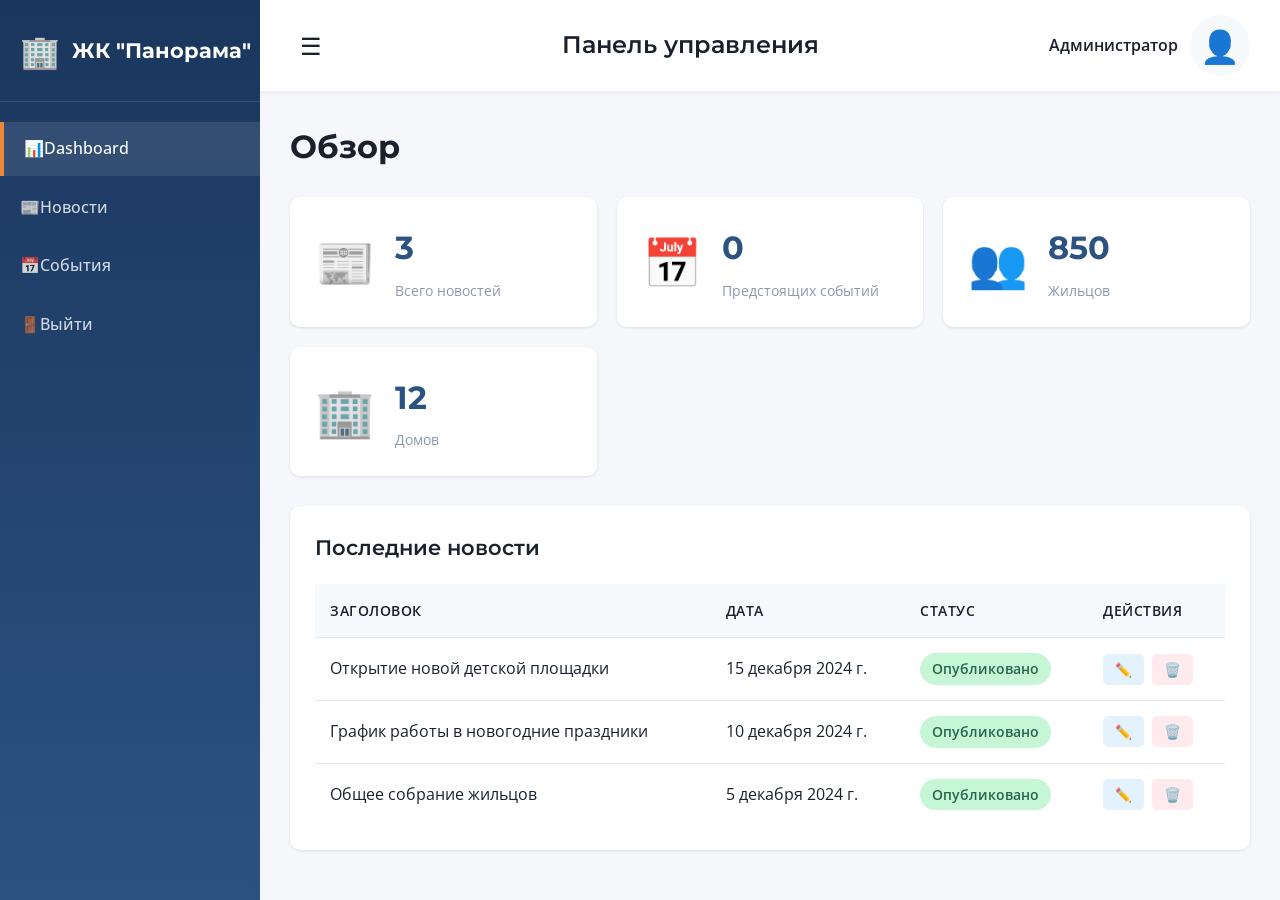
<file: residential-complex/admin.html>
<!DOCTYPE html>
<html lang="ru">
<head>
    <meta charset="UTF-8">
    <meta name="viewport" content="width=device-width, initial-scale=1.0">
    <title>Админ-панель | ЖК "Панорама"</title>
    
    <!-- Stylesheets -->
    <link rel="stylesheet" href="css/style.css">
    <link rel="stylesheet" href="css/admin.css">
    <link rel="preconnect" href="https://fonts.googleapis.com">
    <link rel="preconnect" href="https://fonts.gstatic.com" crossorigin>
    <link href="https://fonts.googleapis.com/css2?family=Montserrat:wght@300;400;500;600;700&family=Open+Sans:wght@300;400;600&display=swap" rel="stylesheet">
</head>
<body class="admin-body">
    <!-- Admin Sidebar -->
    <aside class="admin-sidebar" id="adminSidebar">
        <div class="sidebar-header">
            <span class="logo-icon">🏢</span>
            <span class="logo-text">ЖК "Панорама"</span>
        </div>
        
        <nav class="sidebar-nav">
            <ul>
                <li><a href="#dashboard" class="sidebar-link active" data-section="dashboard">📊Dashboard</a></li>
                <li><a href="#news" class="sidebar-link" data-section="news">📰Новости</a></li>
                <li><a href="#events" class="sidebar-link" data-section="events">📅События</a></li>
                <li><a href="#" class="sidebar-link" onclick="logout()">🚪Выйти</a></li>
            </ul>
        </nav>
    </aside>

    <!-- Main Content -->
    <main class="admin-main">
        <!-- Top Bar -->
        <header class="admin-topbar">
            <button class="sidebar-toggle" id="sidebarToggle">☰</button>
            <h1 class="admin-title">Панель управления</h1>
            <div class="admin-user">
                <span class="admin-user-name">Администратор</span>
                <span class="admin-user-avatar">👤</span>
            </div>
        </header>

        <!-- Dashboard Section -->
        <section class="admin-section active" id="dashboard-section">
            <div class="admin-container">
                <h2>Обзор</h2>
                
                <div class="stats-grid">
                    <div class="stat-card">
                        <div class="stat-icon">📰</div>
                        <div class="stat-info">
                            <span class="stat-number" id="totalNews">0</span>
                            <span class="stat-label">Всего новостей</span>
                        </div>
                    </div>
                    
                    <div class="stat-card">
                        <div class="stat-icon">📅</div>
                        <div class="stat-info">
                            <span class="stat-number" id="upcomingEvents">0</span>
                            <span class="stat-label">Предстоящих событий</span>
                        </div>
                    </div>
                    
                    <div class="stat-card">
                        <div class="stat-icon">👥</div>
                        <div class="stat-info">
                            <span class="stat-number">850</span>
                            <span class="stat-label">Жильцов</span>
                        </div>
                    </div>
                    
                    <div class="stat-card">
                        <div class="stat-icon">🏢</div>
                        <div class="stat-info">
                            <span class="stat-number">12</span>
                            <span class="stat-label">Домов</span>
                        </div>
                    </div>
                </div>

                <div class="recent-content">
                    <h3>Последние новости</h3>
                    <div class="content-table-wrapper">
                        <table class="content-table">
                            <thead>
                                <tr>
                                    <th>Заголовок</th>
                                    <th>Дата</th>
                                    <th>Статус</th>
                                    <th>Действия</th>
                                </tr>
                            </thead>
                            <tbody id="recentNewsTable">
                                <!-- Заполняется через JS -->
                            </tbody>
                        </table>
                    </div>
                </div>
            </div>
        </section>

        <!-- News Section -->
        <section class="admin-section" id="news-section">
            <div class="admin-container">
                <div class="section-header">
                    <h2>Управление новостями</h2>
                    <button class="btn btn-primary" onclick="openNewsModal()">+ Добавить новость</button>
                </div>

                <div class="content-table-wrapper">
                    <table class="content-table">
                        <thead>
                            <tr>
                                <th>ID</th>
                                <th>Заголовок</th>
                                <th>Дата публикации</th>
                                <th>Тип</th>
                                <th>Статус</th>
                                <th>Действия</th>
                            </tr>
                        </thead>
                        <tbody id="newsTableBody">
                            <!-- Заполняется через JS -->
                        </tbody>
                    </table>
                </div>
            </div>
        </section>

        <!-- Events Section -->
        <section class="admin-section" id="events-section">
            <div class="admin-container">
                <div class="section-header">
                    <h2>Управление событиями</h2>
                    <button class="btn btn-primary" onclick="openEventModal()">+ Добавить событие</button>
                </div>

                <div class="content-table-wrapper">
                    <table class="content-table">
                        <thead>
                            <tr>
                                <th>ID</th>
                                <th>Название</th>
                                <th>Дата проведения</th>
                                <th>Место</th>
                                <th>Статус</th>
                                <th>Действия</th>
                            </tr>
                        </thead>
                        <tbody id="eventsTableBody">
                            <!-- Заполняется через JS -->
                        </tbody>
                    </table>
                </div>
            </div>
        </section>
    </main>

    <!-- News Modal -->
    <div class="modal admin-modal" id="newsModal">
        <div class="modal-content admin-modal-content">
            <div class="modal-header">
                <h3 id="newsModalTitle">Добавить новость</h3>
                <button class="modal-close" onclick="closeNewsModal()">&times;</button>
            </div>
            <form id="newsForm">
                <input type="hidden" id="newsId">
                
                <div class="form-group">
                    <label for="newsTitle">Заголовок *</label>
                    <input type="text" id="newsTitle" required placeholder="Введите заголовок новости">
                </div>

                <div class="form-row">
                    <div class="form-group">
                        <label for="newsDate">Дата публикации *</label>
                        <input type="date" id="newsDate" required>
                    </div>
                    
                    <div class="form-group">
                        <label for="newsType">Тип</label>
                        <select id="newsType">
                            <option value="news">Новость</option>
                            <option value="announcement">Объявление</option>
                            <option value="important">Важное</option>
                        </select>
                    </div>
                </div>

                <div class="form-group">
                    <label for="newsImage">Изображение (URL)</label>
                    <input type="text" id="newsImage" placeholder="https://example.com/image.jpg">
                </div>

                <div class="form-group">
                    <label for="newsContent">Содержание *</label>
                    <textarea id="newsContent" rows="6" required placeholder="Введите текст новости"></textarea>
                </div>

                <div class="form-group">
                    <label>
                        <input type="checkbox" id="newsFeatured">
                        Выделить как важную
                    </label>
                </div>

                <div class="form-actions">
                    <button type="button" class="btn btn-outline" onclick="closeNewsModal()">Отмена</button>
                    <button type="submit" class="btn btn-primary">Сохранить</button>
                </div>
            </form>
        </div>
    </div>

    <!-- Event Modal -->
    <div class="modal admin-modal" id="eventModal">
        <div class="modal-content admin-modal-content">
            <div class="modal-header">
                <h3 id="eventModalTitle">Добавить событие</h3>
                <button class="modal-close" onclick="closeEventModal()">&times;</button>
            </div>
            <form id="eventForm">
                <input type="hidden" id="eventId">
                
                <div class="form-group">
                    <label for="eventTitle">Название события *</label>
                    <input type="text" id="eventTitle" required placeholder="Введите название события">
                </div>

                <div class="form-row">
                    <div class="form-group">
                        <label for="eventDate">Дата проведения *</label>
                        <input type="date" id="eventDate" required>
                    </div>
                    
                    <div class="form-group">
                        <label for="eventTime">Время</label>
                        <input type="time" id="eventTime">
                    </div>
                </div>

                <div class="form-group">
                    <label for="eventLocation">Место проведения *</label>
                    <input type="text" id="eventLocation" required placeholder="Например: Двор корпуса А">
                </div>

                <div class="form-group">
                    <label for="eventImage">Изображение (URL)</label>
                    <input type="text" id="eventImage" placeholder="https://example.com/image.jpg">
                </div>

                <div class="form-group">
                    <label for="eventDescription">Описание *</label>
                    <textarea id="eventDescription" rows="5" required placeholder="Опишите событие"></textarea>
                </div>

                <div class="form-actions">
                    <button type="button" class="btn btn-outline" onclick="closeEventModal()">Отмена</button>
                    <button type="submit" class="btn btn-primary">Сохранить</button>
                </div>
            </form>
        </div>
    </div>

    <!-- Delete Confirmation Modal -->
    <div class="modal admin-modal" id="deleteModal">
        <div class="modal-content admin-modal-content delete-modal">
            <div class="modal-header">
                <h3>Подтверждение удаления</h3>
                <button class="modal-close" onclick="closeDeleteModal()">&times;</button>
            </div>
            <div class="modal-body">
                <p>Вы уверены, что хотите удалить эту запись? Это действие нельзя отменить.</p>
            </div>
            <div class="form-actions">
                <button type="button" class="btn btn-outline" onclick="closeDeleteModal()">Отмена</button>
                <button type="button" class="btn btn-danger" id="confirmDeleteBtn">Удалить</button>
            </div>
        </div>
    </div>

    <script src="js/admin.js"></script>
</body>
</html>
</file>
<file: residential-complex/css/style.css>
/* ========================================
   CSS Variables & Reset
   ======================================== */
:root {
    --primary-color: #2c5282;
    --primary-dark: #1a365d;
    --secondary-color: #38b2ac;
    --accent-color: #ed8936;
    --text-dark: #1a202c;
    --text-light: #4a5568;
    --text-muted: #718096;
    --bg-light: #f7fafc;
    --bg-white: #ffffff;
    --border-color: #e2e8f0;
    --success-color: #48bb78;
    --error-color: #f56565;
    --shadow-sm: 0 1px 3px rgba(0,0,0,0.1);
    --shadow-md: 0 4px 6px rgba(0,0,0,0.1);
    --shadow-lg: 0 10px 25px rgba(0,0,0,0.15);
    --transition: all 0.3s ease;
    --font-heading: 'Montserrat', sans-serif;
    --font-body: 'Open Sans', sans-serif;
}

* {
    margin: 0;
    padding: 0;
    box-sizing: border-box;
}

html {
    scroll-behavior: smooth;
}

body {
    font-family: var(--font-body);
    color: var(--text-dark);
    line-height: 1.6;
    background-color: var(--bg-white);
}

img {
    max-width: 100%;
    height: auto;
    display: block;
}

a {
    text-decoration: none;
    color: inherit;
    transition: var(--transition);
}

ul {
    list-style: none;
}

button {
    cursor: pointer;
    border: none;
    outline: none;
    font-family: inherit;
}

input, select, textarea {
    font-family: inherit;
    font-size: inherit;
}

/* ========================================
   Container & Layout
   ======================================== */
.container {
    max-width: 1200px;
    margin: 0 auto;
    padding: 0 20px;
}

.section {
    padding: 80px 0;
}

.section h2 {
    font-family: var(--font-heading);
    font-size: 2.5rem;
    font-weight: 700;
    text-align: center;
    margin-bottom: 15px;
    color: var(--text-dark);
}

.section-subtitle {
    text-align: center;
    color: var(--text-muted);
    font-size: 1.1rem;
    margin-bottom: 50px;
}

/* ========================================
   Buttons
   ======================================== */
.btn {
    display: inline-block;
    padding: 12px 30px;
    border-radius: 5px;
    font-weight: 600;
    font-size: 1rem;
    transition: var(--transition);
    text-align: center;
}

.btn-primary {
    background-color: var(--primary-color);
    color: white;
}

.btn-primary:hover {
    background-color: var(--primary-dark);
    transform: translateY(-2px);
    box-shadow: var(--shadow-md);
}

.btn-secondary {
    background-color: transparent;
    color: white;
    border: 2px solid white;
}

.btn-secondary:hover {
    background-color: white;
    color: var(--primary-color);
}

.btn-outline {
    background-color: transparent;
    color: var(--primary-color);
    border: 2px solid var(--primary-color);
}

.btn-outline:hover {
    background-color: var(--primary-color);
    color: white;
}

.btn-large {
    padding: 15px 40px;
    font-size: 1.1rem;
}

.btn-block {
    display: block;
    width: 100%;
}

/* ========================================
   Header & Navigation
   ======================================== */
.header {
    position: fixed;
    top: 0;
    left: 0;
    width: 100%;
    background-color: var(--bg-white);
    box-shadow: var(--shadow-sm);
    z-index: 1000;
    transition: var(--transition);
}

.header.scrolled {
    box-shadow: var(--shadow-md);
}

.navbar {
    display: flex;
    justify-content: space-between;
    align-items: center;
    padding: 20px 0;
}

.logo a {
    display: flex;
    align-items: center;
    gap: 10px;
    font-family: var(--font-heading);
    font-size: 1.5rem;
    font-weight: 700;
    color: var(--primary-color);
}

.logo-icon {
    font-size: 2rem;
}

.nav-menu {
    display: flex;
    align-items: center;
    gap: 30px;
}

.nav-link {
    font-weight: 500;
    color: var(--text-dark);
    position: relative;
}

.nav-link::after {
    content: '';
    position: absolute;
    bottom: -5px;
    left: 0;
    width: 0;
    height: 2px;
    background-color: var(--primary-color);
    transition: var(--transition);
}

.nav-link:hover,
.nav-link.active {
    color: var(--primary-color);
}

.nav-link:hover::after,
.nav-link.active::after {
    width: 100%;
}

.btn-login {
    background-color: var(--primary-color);
    color: white;
    padding: 10px 25px;
    border-radius: 5px;
    font-weight: 600;
}

.btn-login:hover {
    background-color: var(--primary-dark);
}

.mobile-menu-toggle {
    display: none;
    flex-direction: column;
    gap: 5px;
    background: none;
    padding: 5px;
}

.mobile-menu-toggle span {
    width: 25px;
    height: 3px;
    background-color: var(--text-dark);
    border-radius: 2px;
    transition: var(--transition);
}

/* ========================================
   Hero Section
   ======================================== */
.hero {
    position: relative;
    height: 100vh;
    min-height: 600px;
    background: linear-gradient(135deg, var(--primary-color), var(--secondary-color));
    display: flex;
    align-items: center;
    justify-content: center;
    text-align: center;
    color: white;
    overflow: hidden;
}

.hero-overlay {
    position: absolute;
    top: 0;
    left: 0;
    width: 100%;
    height: 100%;
    background: url('images/hero-bg.jpg') center/cover no-repeat;
    opacity: 0.2;
}

.hero-content {
    position: relative;
    z-index: 1;
}

.hero h1 {
    font-family: var(--font-heading);
    font-size: 3.5rem;
    font-weight: 700;
    margin-bottom: 20px;
    animation: fadeInUp 1s ease;
}

.hero-subtitle {
    font-size: 1.5rem;
    margin-bottom: 40px;
    opacity: 0.9;
    animation: fadeInUp 1s ease 0.2s both;
}

.hero-buttons {
    display: flex;
    gap: 20px;
    justify-content: center;
    margin-bottom: 60px;
    animation: fadeInUp 1s ease 0.4s both;
}

.hero-stats {
    display: flex;
    justify-content: center;
    gap: 60px;
    animation: fadeInUp 1s ease 0.6s both;
}

.stat-item {
    text-align: center;
}

.stat-number {
    display: block;
    font-family: var(--font-heading);
    font-size: 3rem;
    font-weight: 700;
    margin-bottom: 5px;
}

.stat-label {
    font-size: 1rem;
    opacity: 0.8;
}

/* ========================================
   About Complex Section
   ======================================== */
.about-complex {
    background-color: var(--bg-light);
}

.about-grid {
    display: grid;
    grid-template-columns: 1fr 1fr;
    gap: 50px;
    align-items: center;
}

.about-content p {
    margin-bottom: 20px;
    color: var(--text-light);
}

.features-list {
    margin-top: 20px;
}

.features-list li {
    padding: 8px 0;
    color: var(--text-light);
}

.image-gallery {
    display: grid;
    grid-template-columns: repeat(2, 1fr);
    gap: 15px;
}

.gallery-img {
    border-radius: 10px;
    box-shadow: var(--shadow-md);
    transition: var(--transition);
}

.gallery-img:hover {
    transform: scale(1.05);
}

/* ========================================
   Realty Section
   ======================================== */
.search-filter {
    background-color: var(--bg-light);
    padding: 30px;
    border-radius: 10px;
    margin-bottom: 50px;
}

.filter-form {
    display: grid;
    grid-template-columns: repeat(auto-fit, minmax(150px, 1fr));
    gap: 20px;
    align-items: end;
}

.filter-group label {
    display: block;
    margin-bottom: 8px;
    font-weight: 600;
    color: var(--text-dark);
    font-size: 0.9rem;
}

.filter-group input,
.filter-group select {
    width: 100%;
    padding: 12px;
    border: 1px solid var(--border-color);
    border-radius: 5px;
    font-size: 1rem;
    transition: var(--transition);
}

.filter-group input:focus,
.filter-group select:focus {
    outline: none;
    border-color: var(--primary-color);
    box-shadow: 0 0 0 3px rgba(44, 82, 130, 0.1);
}

.properties-grid {
    display: grid;
    grid-template-columns: repeat(auto-fill, minmax(280px, 1fr));
    gap: 30px;
}

.property-card {
    background-color: var(--bg-white);
    border-radius: 10px;
    overflow: hidden;
    box-shadow: var(--shadow-sm);
    transition: var(--transition);
}

.property-card:hover {
    transform: translateY(-5px);
    box-shadow: var(--shadow-lg);
}

.property-image {
    position: relative;
    height: 200px;
    overflow: hidden;
}

.property-image img {
    width: 100%;
    height: 100%;
    object-fit: cover;
    transition: var(--transition);
}

.property-card:hover .property-image img {
    transform: scale(1.1);
}

.property-badge {
    position: absolute;
    top: 15px;
    right: 15px;
    background-color: var(--success-color);
    color: white;
    padding: 5px 12px;
    border-radius: 20px;
    font-size: 0.85rem;
    font-weight: 600;
}

.property-badge.new {
    background-color: var(--accent-color);
}

.property-badge.popular {
    background-color: var(--secondary-color);
}

.property-info {
    padding: 20px;
}

.property-info h3 {
    font-family: var(--font-heading);
    font-size: 1.2rem;
    margin-bottom: 10px;
}

.property-area,
.property-price {
    color: var(--text-light);
    margin-bottom: 5px;
}

.property-price {
    font-size: 1.3rem;
    font-weight: 700;
    color: var(--primary-color);
}

.property-features {
    display: flex;
    gap: 15px;
    margin: 15px 0;
    font-size: 0.9rem;
    color: var(--text-muted);
}

.property-info .btn {
    width: 100%;
    margin-bottom: 10px;
}

/* ========================================
   Infrastructure Section
   ======================================== */
.infrastructure {
    background-color: var(--bg-light);
}

.infrastructure-grid {
    display: grid;
    grid-template-columns: repeat(auto-fit, minmax(250px, 1fr));
    gap: 30px;
    margin-bottom: 50px;
}

.infra-item {
    background-color: var(--bg-white);
    padding: 30px;
    border-radius: 10px;
    text-align: center;
    box-shadow: var(--shadow-sm);
    transition: var(--transition);
}

.infra-item:hover {
    transform: translateY(-5px);
    box-shadow: var(--shadow-md);
}

.infra-icon {
    font-size: 3rem;
    margin-bottom: 15px;
}

.infra-item h3 {
    font-family: var(--font-heading);
    font-size: 1.3rem;
    margin-bottom: 10px;
}

.infra-item > p {
    color: var(--text-muted);
    margin-bottom: 15px;
}

.infra-item ul {
    text-align: left;
}

.infra-item ul li {
    padding: 5px 0;
    color: var(--text-light);
    font-size: 0.9rem;
}

.map-container {
    background-color: var(--bg-white);
    border-radius: 10px;
    overflow: hidden;
    box-shadow: var(--shadow-md);
}

.map-placeholder {
    height: 400px;
    background: linear-gradient(135deg, #667eea 0%, #764ba2 100%);
    display: flex;
    flex-direction: column;
    align-items: center;
    justify-content: center;
    color: white;
}

.map-note {
    font-size: 0.9rem;
    opacity: 0.8;
}

/* ========================================
   Virtual Tour Section
   ======================================== */
.tour-container {
    max-width: 900px;
    margin: 0 auto;
}

.tour-viewer {
    position: relative;
    border-radius: 10px;
    overflow: hidden;
    box-shadow: var(--shadow-lg);
}

.tour-image {
    width: 100%;
    height: 500px;
    object-fit: cover;
}

.tour-controls {
    position: absolute;
    bottom: 20px;
    left: 50%;
    transform: translateX(-50%);
    display: flex;
    gap: 15px;
}

.tour-btn {
    background-color: rgba(0, 0, 0, 0.7);
    color: white;
    padding: 10px 20px;
    border-radius: 5px;
    font-weight: 600;
    transition: var(--transition);
}

.tour-btn:hover {
    background-color: var(--primary-color);
}

.tour-thumbnails {
    display: flex;
    gap: 15px;
    margin-top: 20px;
    justify-content: center;
}

.tour-thumb {
    width: 100px;
    height: 70px;
    object-fit: cover;
    border-radius: 5px;
    cursor: pointer;
    opacity: 0.6;
    transition: var(--transition);
}

.tour-thumb:hover,
.tour-thumb.active {
    opacity: 1;
    transform: scale(1.05);
}

/* ========================================
   About Company Section
   ======================================== */
.company-content {
    display: grid;
    grid-template-columns: 1.5fr 1fr;
    gap: 50px;
}

.company-info h3 {
    font-family: var(--font-heading);
    font-size: 1.8rem;
    margin-bottom: 20px;
}

.company-info p {
    color: var(--text-light);
    margin-bottom: 15px;
}

.company-stats {
    display: flex;
    gap: 40px;
    margin-top: 30px;
}

.c-stat {
    text-align: center;
}

.c-stat-num {
    display: block;
    font-family: var(--font-heading);
    font-size: 2.5rem;
    font-weight: 700;
    color: var(--primary-color);
}

.c-stat-label {
    color: var(--text-muted);
    font-size: 0.9rem;
}

.company-docs h3 {
    font-family: var(--font-heading);
    font-size: 1.5rem;
    margin-bottom: 20px;
}

.docs-list li {
    margin-bottom: 15px;
}

.doc-item {
    display: flex;
    align-items: center;
    gap: 15px;
    padding: 15px;
    background-color: var(--bg-light);
    border-radius: 8px;
    transition: var(--transition);
}

.doc-item:hover {
    background-color: var(--primary-color);
    color: white;
    transform: translateX(5px);
}

.doc-icon {
    font-size: 1.5rem;
}

/* ========================================
   News Section
   ======================================== */
.news {
    background-color: var(--bg-light);
}

.news-grid {
    display: grid;
    grid-template-columns: repeat(auto-fit, minmax(300px, 1fr));
    gap: 30px;
    margin-bottom: 40px;
}

.news-card {
    background-color: var(--bg-white);
    border-radius: 10px;
    overflow: hidden;
    box-shadow: var(--shadow-sm);
    transition: var(--transition);
}

.news-card:hover {
    transform: translateY(-5px);
    box-shadow: var(--shadow-md);
}

.news-card.featured {
    grid-column: span 2;
}

.news-image {
    position: relative;
    height: 250px;
    overflow: hidden;
}

.news-image img {
    width: 100%;
    height: 100%;
    object-fit: cover;
    transition: var(--transition);
}

.news-card:hover .news-image img {
    transform: scale(1.1);
}

.news-date {
    position: absolute;
    bottom: 15px;
    left: 15px;
    background-color: var(--primary-color);
    color: white;
    padding: 5px 12px;
    border-radius: 5px;
    font-size: 0.85rem;
}

.news-content {
    padding: 25px;
}

.news-content h3 {
    font-family: var(--font-heading);
    font-size: 1.3rem;
    margin-bottom: 10px;
}

.news-content p {
    color: var(--text-light);
    margin-bottom: 15px;
}

.read-more {
    color: var(--primary-color);
    font-weight: 600;
}

.read-more:hover {
    color: var(--primary-dark);
}

.news-archive {
    text-align: center;
}

/* ========================================
   Feedback Section
   ======================================== */
.feedback-wrapper {
    display: grid;
    grid-template-columns: 1.5fr 1fr;
    gap: 50px;
}

.feedback-form {
    display: grid;
    grid-template-columns: 1fr 1fr;
    gap: 20px;
}

.form-group {
    display: flex;
    flex-direction: column;
}

.form-group.full-width {
    grid-column: 1 / -1;
}

.form-group label {
    margin-bottom: 8px;
    font-weight: 600;
    color: var(--text-dark);
}

.form-group input,
.form-group select,
.form-group textarea {
    padding: 12px;
    border: 1px solid var(--border-color);
    border-radius: 5px;
    font-size: 1rem;
    transition: var(--transition);
}

.form-group input:focus,
.form-group select:focus,
.form-group textarea:focus {
    outline: none;
    border-color: var(--primary-color);
    box-shadow: 0 0 0 3px rgba(44, 82, 130, 0.1);
}

.contact-info-side {
    background-color: var(--primary-color);
    color: white;
    padding: 40px;
    border-radius: 10px;
}

.contact-info-side h3 {
    font-family: var(--font-heading);
    font-size: 1.5rem;
    margin-bottom: 25px;
}

.contact-item {
    display: flex;
    gap: 15px;
    margin-bottom: 20px;
}

.contact-icon {
    font-size: 1.5rem;
}

.contact-item strong {
    display: block;
    margin-bottom: 5px;
}

.contact-item p {
    opacity: 0.9;
}

/* ========================================
   Contacts Section
   ======================================== */
.contacts-wrapper {
    display: grid;
    grid-template-columns: 1fr auto;
    gap: 50px;
    align-items: start;
}

.office-locations {
    display: grid;
    grid-template-columns: repeat(auto-fit, minmax(250px, 1fr));
    gap: 30px;
}

.office-card {
    background-color: var(--bg-light);
    padding: 30px;
    border-radius: 10px;
}

.office-card h3 {
    font-family: var(--font-heading);
    font-size: 1.3rem;
    margin-bottom: 15px;
    color: var(--primary-color);
}

.office-card p {
    color: var(--text-light);
    margin-bottom: 8px;
}

.social-links h3 {
    font-family: var(--font-heading);
    font-size: 1.3rem;
    margin-bottom: 20px;
}

.social-icons {
    display: flex;
    gap: 15px;
}

.social-icon {
    width: 50px;
    height: 50px;
    background-color: var(--primary-color);
    color: white;
    border-radius: 50%;
    display: flex;
    align-items: center;
    justify-content: center;
    font-weight: 700;
    transition: var(--transition);
}

.social-icon:hover {
    background-color: var(--primary-dark);
    transform: translateY(-3px);
}

/* ========================================
   Modal
   ======================================== */
.modal {
    display: none;
    position: fixed;
    top: 0;
    left: 0;
    width: 100%;
    height: 100%;
    background-color: rgba(0, 0, 0, 0.7);
    z-index: 2000;
    align-items: center;
    justify-content: center;
    animation: fadeIn 0.3s ease;
}

.modal.active {
    display: flex;
}

.modal-content {
    background-color: var(--bg-white);
    padding: 40px;
    border-radius: 10px;
    max-width: 500px;
    width: 90%;
    max-height: 90vh;
    overflow-y: auto;
    position: relative;
    animation: slideIn 0.3s ease;
}

.modal-close {
    position: absolute;
    top: 15px;
    right: 15px;
    font-size: 2rem;
    background: none;
    color: var(--text-muted);
    transition: var(--transition);
}

.modal-close:hover {
    color: var(--text-dark);
}

.modal-content h2 {
    font-family: var(--font-heading);
    font-size: 1.8rem;
    margin-bottom: 25px;
    text-align: center;
}

.login-form,
.schedule-form {
    display: flex;
    flex-direction: column;
    gap: 20px;
}

.checkbox-group {
    flex-direction: row;
    justify-content: space-between;
    align-items: center;
}

.checkbox-group label {
    display: flex;
    align-items: center;
    gap: 8px;
    cursor: pointer;
}

.forgot-password {
    color: var(--primary-color);
    font-size: 0.9rem;
}

.register-link {
    text-align: center;
    color: var(--text-muted);
}

.register-link a {
    color: var(--primary-color);
    font-weight: 600;
}

/* ========================================
   Footer
   ======================================== */
.footer {
    background-color: var(--primary-dark);
    color: white;
    padding: 60px 0 30px;
}

.footer-grid {
    display: grid;
    grid-template-columns: repeat(auto-fit, minmax(200px, 1fr));
    gap: 40px;
    margin-bottom: 40px;
}

.footer-col h4 {
    font-family: var(--font-heading);
    font-size: 1.2rem;
    margin-bottom: 20px;
}

.footer-col p {
    opacity: 0.8;
    margin-bottom: 15px;
}

.footer-col ul li {
    margin-bottom: 10px;
}

.footer-col ul li a {
    opacity: 0.8;
    transition: var(--transition);
}

.footer-col ul li a:hover {
    opacity: 1;
    color: var(--secondary-color);
}

.footer-logo {
    display: flex;
    align-items: center;
    gap: 10px;
    font-family: var(--font-heading);
    font-size: 1.3rem;
    font-weight: 700;
    margin-top: 20px;
}

.footer-bottom {
    border-top: 1px solid rgba(255, 255, 255, 0.1);
    padding-top: 30px;
    text-align: center;
}

.footer-bottom p {
    opacity: 0.7;
    font-size: 0.9rem;
    margin-bottom: 5px;
}

/* ========================================
   Animations
   ======================================== */
@keyframes fadeIn {
    from {
        opacity: 0;
    }
    to {
        opacity: 1;
    }
}

@keyframes fadeInUp {
    from {
        opacity: 0;
        transform: translateY(30px);
    }
    to {
        opacity: 1;
        transform: translateY(0);
    }
}

@keyframes slideIn {
    from {
        opacity: 0;
        transform: translateY(-50px);
    }
    to {
        opacity: 1;
        transform: translateY(0);
    }
}

/* ========================================
   Responsive Design
   ======================================== */
@media (max-width: 992px) {
    .about-grid,
    .company-content,
    .feedback-wrapper {
        grid-template-columns: 1fr;
    }
    
    .news-card.featured {
        grid-column: span 1;
    }
    
    .contacts-wrapper {
        grid-template-columns: 1fr;
    }
    
    .social-links {
        text-align: center;
    }
    
    .social-icons {
        justify-content: center;
    }
}

@media (max-width: 768px) {
    .mobile-menu-toggle {
        display: flex;
    }
    
    .nav-menu {
        position: fixed;
        top: 70px;
        left: -100%;
        width: 100%;
        background-color: var(--bg-white);
        flex-direction: column;
        padding: 30px;
        box-shadow: var(--shadow-md);
        transition: var(--transition);
    }
    
    .nav-menu.active {
        left: 0;
    }
    
    .hero h1 {
        font-size: 2.5rem;
    }
    
    .hero-subtitle {
        font-size: 1.2rem;
    }
    
    .hero-buttons {
        flex-direction: column;
        gap: 15px;
    }
    
    .hero-stats {
        flex-direction: column;
        gap: 30px;
    }
    
    .section h2 {
        font-size: 2rem;
    }
    
    .filter-form {
        grid-template-columns: 1fr;
    }
    
    .feedback-form {
        grid-template-columns: 1fr;
    }
    
    .tour-image {
        height: 300px;
    }
    
    .tour-thumbnails {
        flex-wrap: wrap;
    }
    
    .company-stats {
        flex-wrap: wrap;
        justify-content: center;
    }
}

@media (max-width: 576px) {
    .container {
        padding: 0 15px;
    }
    
    .hero h1 {
        font-size: 2rem;
    }
    
    .stat-number {
        font-size: 2.5rem;
    }
    
    .properties-grid {
        grid-template-columns: 1fr;
    }
    
    .infrastructure-grid {
        grid-template-columns: 1fr;
    }
    
    .office-locations {
        grid-template-columns: 1fr;
    }
    
    .modal-content {
        padding: 25px;
    }
}

/* ========================================
   Utility Classes
   ======================================== */
.text-center {
    text-align: center;
}

.mt-20 {
    margin-top: 20px;
}

.mb-20 {
    margin-bottom: 20px;
}

.hidden {
    display: none;
}

.visible {
    display: block;
}
</file>
<file: residential-complex/css/admin.css>
/* ========================================
   Admin Panel Styles
   ======================================== */

.admin-body {
    display: flex;
    min-height: 100vh;
    background-color: #f5f7fa;
}

/* ========================================
   Sidebar
   ======================================== */
.admin-sidebar {
    width: 260px;
    background: linear-gradient(180deg, var(--primary-dark) 0%, var(--primary-color) 100%);
    color: white;
    position: fixed;
    height: 100vh;
    overflow-y: auto;
    transition: var(--transition);
    z-index: 1000;
}

.admin-sidebar.collapsed {
    width: 70px;
}

.sidebar-header {
    padding: 25px 20px;
    border-bottom: 1px solid rgba(255, 255, 255, 0.1);
    display: flex;
    align-items: center;
    gap: 12px;
}

.sidebar-header .logo-icon {
    font-size: 2rem;
}

.sidebar-header .logo-text {
    font-family: var(--font-heading);
    font-weight: 700;
    font-size: 1.3rem;
    white-space: nowrap;
}

.admin-sidebar.collapsed .sidebar-header .logo-text {
    display: none;
}

.sidebar-nav ul {
    padding: 20px 0;
}

.sidebar-nav li {
    margin-bottom: 5px;
}

.sidebar-link {
    display: flex;
    align-items: center;
    gap: 15px;
    padding: 14px 20px;
    color: rgba(255, 255, 255, 0.8);
    transition: var(--transition);
    font-weight: 500;
}

.sidebar-link:hover,
.sidebar-link.active {
    background: rgba(255, 255, 255, 0.1);
    color: white;
    border-left: 4px solid var(--accent-color);
}

.sidebar-link span:first-child {
    font-size: 1.3rem;
}

.admin-sidebar.collapsed .sidebar-link span:not(:first-child) {
    display: none;
}

/* ========================================
   Main Content Area
   ======================================== */
.admin-main {
    flex: 1;
    margin-left: 260px;
    transition: var(--transition);
}

.admin-sidebar.collapsed ~ .admin-main {
    margin-left: 70px;
}

/* Top Bar */
.admin-topbar {
    background: white;
    padding: 15px 30px;
    display: flex;
    align-items: center;
    justify-content: space-between;
    box-shadow: 0 2px 4px rgba(0, 0, 0, 0.05);
    position: sticky;
    top: 0;
    z-index: 100;
}

.sidebar-toggle {
    background: none;
    border: none;
    font-size: 1.5rem;
    cursor: pointer;
    color: var(--text-dark);
    padding: 5px 10px;
    border-radius: 5px;
    transition: var(--transition);
}

.sidebar-toggle:hover {
    background: var(--bg-light);
}

.admin-title {
    font-family: var(--font-heading);
    font-size: 1.5rem;
    font-weight: 600;
    color: var(--text-dark);
}

.admin-user {
    display: flex;
    align-items: center;
    gap: 12px;
}

.admin-user-name {
    font-weight: 600;
    color: var(--text-dark);
}

.admin-user-avatar {
    font-size: 2rem;
    background: var(--bg-light);
    padding: 5px 10px;
    border-radius: 50%;
}

/* ========================================
   Admin Sections
   ======================================== */
.admin-section {
    display: none;
    padding: 30px;
}

.admin-section.active {
    display: block;
    animation: fadeIn 0.3s ease;
}

@keyframes fadeIn {
    from {
        opacity: 0;
        transform: translateY(10px);
    }
    to {
        opacity: 1;
        transform: translateY(0);
    }
}

.admin-container {
    max-width: 1400px;
    margin: 0 auto;
}

.admin-container h2 {
    font-family: var(--font-heading);
    font-size: 2rem;
    font-weight: 700;
    margin-bottom: 25px;
    color: var(--text-dark);
}

/* Section Header with Button */
.section-header {
    display: flex;
    justify-content: space-between;
    align-items: center;
    margin-bottom: 25px;
}

.section-header h2 {
    margin-bottom: 0;
}

/* ========================================
   Stats Cards
   ======================================== */
.stats-grid {
    display: grid;
    grid-template-columns: repeat(auto-fit, minmax(240px, 1fr));
    gap: 20px;
    margin-bottom: 30px;
}

.stat-card {
    background: white;
    border-radius: 10px;
    padding: 25px;
    display: flex;
    align-items: center;
    gap: 20px;
    box-shadow: var(--shadow-sm);
    transition: var(--transition);
}

.stat-card:hover {
    box-shadow: var(--shadow-md);
    transform: translateY(-3px);
}

.stat-icon {
    font-size: 3rem;
    line-height: 1;
}

.stat-info {
    display: flex;
    flex-direction: column;
}

.stat-number {
    font-family: var(--font-heading);
    font-size: 2rem;
    font-weight: 700;
    color: var(--primary-color);
}

.stat-label {
    color: var(--text-muted);
    font-size: 0.9rem;
}

/* ========================================
   Content Tables
   ======================================== */
.recent-content {
    background: white;
    border-radius: 10px;
    padding: 25px;
    box-shadow: var(--shadow-sm);
}

.recent-content h3 {
    font-family: var(--font-heading);
    font-size: 1.3rem;
    font-weight: 600;
    margin-bottom: 20px;
    color: var(--text-dark);
}

.content-table-wrapper {
    overflow-x: auto;
}

.content-table {
    width: 100%;
    border-collapse: collapse;
}

.content-table thead {
    background: var(--bg-light);
}

.content-table th,
.content-table td {
    padding: 15px;
    text-align: left;
    border-bottom: 1px solid var(--border-color);
}

.content-table th {
    font-weight: 600;
    color: var(--text-dark);
    font-size: 0.9rem;
    text-transform: uppercase;
    letter-spacing: 0.5px;
}

.content-table tbody tr {
    transition: var(--transition);
}

.content-table tbody tr:hover {
    background: var(--bg-light);
}

.content-table tbody tr:last-child td {
    border-bottom: none;
}

/* Status Badges */
.status-badge {
    display: inline-block;
    padding: 5px 12px;
    border-radius: 20px;
    font-size: 0.85rem;
    font-weight: 600;
}

.status-badge.published {
    background: #c6f6d5;
    color: #276749;
}

.status-badge.draft {
    background: #feebc8;
    color: #c05621;
}

.status-badge.upcoming {
    background: #bee3f8;
    color: #2b6cb0;
}

.status-badge.completed {
    background: #e2e8f0;
    color: #4a5568;
}

/* Type Badges */
.type-badge {
    display: inline-block;
    padding: 5px 12px;
    border-radius: 5px;
    font-size: 0.85rem;
    font-weight: 500;
}

.type-badge.news {
    background: #e3f2fd;
    color: #1976d2;
}

.type-badge.announcement {
    background: #fff3e0;
    color: #f57c00;
}

.type-badge.important {
    background: #ffebee;
    color: #d32f2f;
}

/* Action Buttons */
.action-btns {
    display: flex;
    gap: 8px;
}

.action-btn {
    padding: 6px 12px;
    border: none;
    border-radius: 5px;
    font-size: 0.85rem;
    cursor: pointer;
    transition: var(--transition);
}

.action-btn.edit {
    background: #e3f2fd;
    color: #1976d2;
}

.action-btn.edit:hover {
    background: #1976d2;
    color: white;
}

.action-btn.delete {
    background: #ffebee;
    color: #d32f2f;
}

.action-btn.delete:hover {
    background: #d32f2f;
    color: white;
}

.action-btn.view {
    background: #f3e5f5;
    color: #7b1fa2;
}

.action-btn.view:hover {
    background: #7b1fa2;
    color: white;
}

/* ========================================
   Admin Modals
   ======================================== */
.admin-modal {
    display: none;
    position: fixed;
    top: 0;
    left: 0;
    width: 100%;
    height: 100%;
    background: rgba(0, 0, 0, 0.6);
    z-index: 2000;
    justify-content: center;
    align-items: center;
    padding: 20px;
}

.admin-modal.active {
    display: flex;
    animation: fadeIn 0.3s ease;
}

.admin-modal-content {
    background: white;
    border-radius: 10px;
    width: 100%;
    max-width: 600px;
    max-height: 90vh;
    overflow-y: auto;
    animation: slideUp 0.3s ease;
}

@keyframes slideUp {
    from {
        opacity: 0;
        transform: translateY(30px);
    }
    to {
        opacity: 1;
        transform: translateY(0);
    }
}

.modal-header {
    display: flex;
    justify-content: space-between;
    align-items: center;
    padding: 20px 25px;
    border-bottom: 1px solid var(--border-color);
}

.modal-header h3 {
    font-family: var(--font-heading);
    font-size: 1.3rem;
    font-weight: 600;
    color: var(--text-dark);
}

.modal-close {
    background: none;
    border: none;
    font-size: 2rem;
    cursor: pointer;
    color: var(--text-muted);
    line-height: 1;
    transition: var(--transition);
}

.modal-close:hover {
    color: var(--text-dark);
}

.modal-body {
    padding: 25px;
}

/* Form Styles */
#newsForm,
#eventForm {
    padding: 25px;
}

.form-group {
    margin-bottom: 20px;
}

.form-group label {
    display: block;
    margin-bottom: 8px;
    font-weight: 600;
    color: var(--text-dark);
}

.form-group input[type="text"],
.form-group input[type="date"],
.form-group input[type="time"],
.form-group input[type="email"],
.form-group select,
.form-group textarea {
    width: 100%;
    padding: 12px 15px;
    border: 1px solid var(--border-color);
    border-radius: 5px;
    font-size: 1rem;
    transition: var(--transition);
}

.form-group input:focus,
.form-group select:focus,
.form-group textarea:focus {
    outline: none;
    border-color: var(--primary-color);
    box-shadow: 0 0 0 3px rgba(44, 82, 130, 0.1);
}

.form-group textarea {
    resize: vertical;
}

.form-row {
    display: grid;
    grid-template-columns: 1fr 1fr;
    gap: 15px;
}

.form-group input[type="checkbox"] {
    width: auto;
    margin-right: 10px;
}

.form-actions {
    display: flex;
    gap: 10px;
    justify-content: flex-end;
    margin-top: 25px;
    padding-top: 20px;
    border-top: 1px solid var(--border-color);
}

/* Delete Modal */
.delete-modal .modal-body {
    text-align: center;
    padding: 40px 25px;
}

.delete-modal p {
    font-size: 1.1rem;
    color: var(--text-light);
}

/* Danger Button */
.btn-danger {
    background: var(--error-color);
    color: white;
}

.btn-danger:hover {
    background: #e53e3e;
}

/* ========================================
   Responsive Design
   ======================================== */
@media (max-width: 1024px) {
    .stats-grid {
        grid-template-columns: repeat(2, 1fr);
    }
}

@media (max-width: 768px) {
    .admin-sidebar {
        transform: translateX(-100%);
    }
    
    .admin-sidebar.mobile-open {
        transform: translateX(0);
    }
    
    .admin-main {
        margin-left: 0;
    }
    
    .admin-topbar {
        padding: 15px 20px;
    }
    
    .admin-title {
        font-size: 1.2rem;
    }
    
    .admin-user-name {
        display: none;
    }
    
    .section-header {
        flex-direction: column;
        gap: 15px;
        align-items: stretch;
    }
    
    .form-row {
        grid-template-columns: 1fr;
    }
    
    .stats-grid {
        grid-template-columns: 1fr;
    }
    
    .content-table {
        font-size: 0.85rem;
    }
    
    .content-table th,
    .content-table td {
        padding: 10px;
    }
    
    .action-btns {
        flex-direction: column;
    }
}

/* Empty State */
.empty-state {
    text-align: center;
    padding: 60px 20px;
    color: var(--text-muted);
}

.empty-state-icon {
    font-size: 4rem;
    margin-bottom: 20px;
    opacity: 0.5;
}

.empty-state h3 {
    font-size: 1.3rem;
    margin-bottom: 10px;
    color: var(--text-dark);
}

.empty-state p {
    margin-bottom: 20px;
}
</file>
